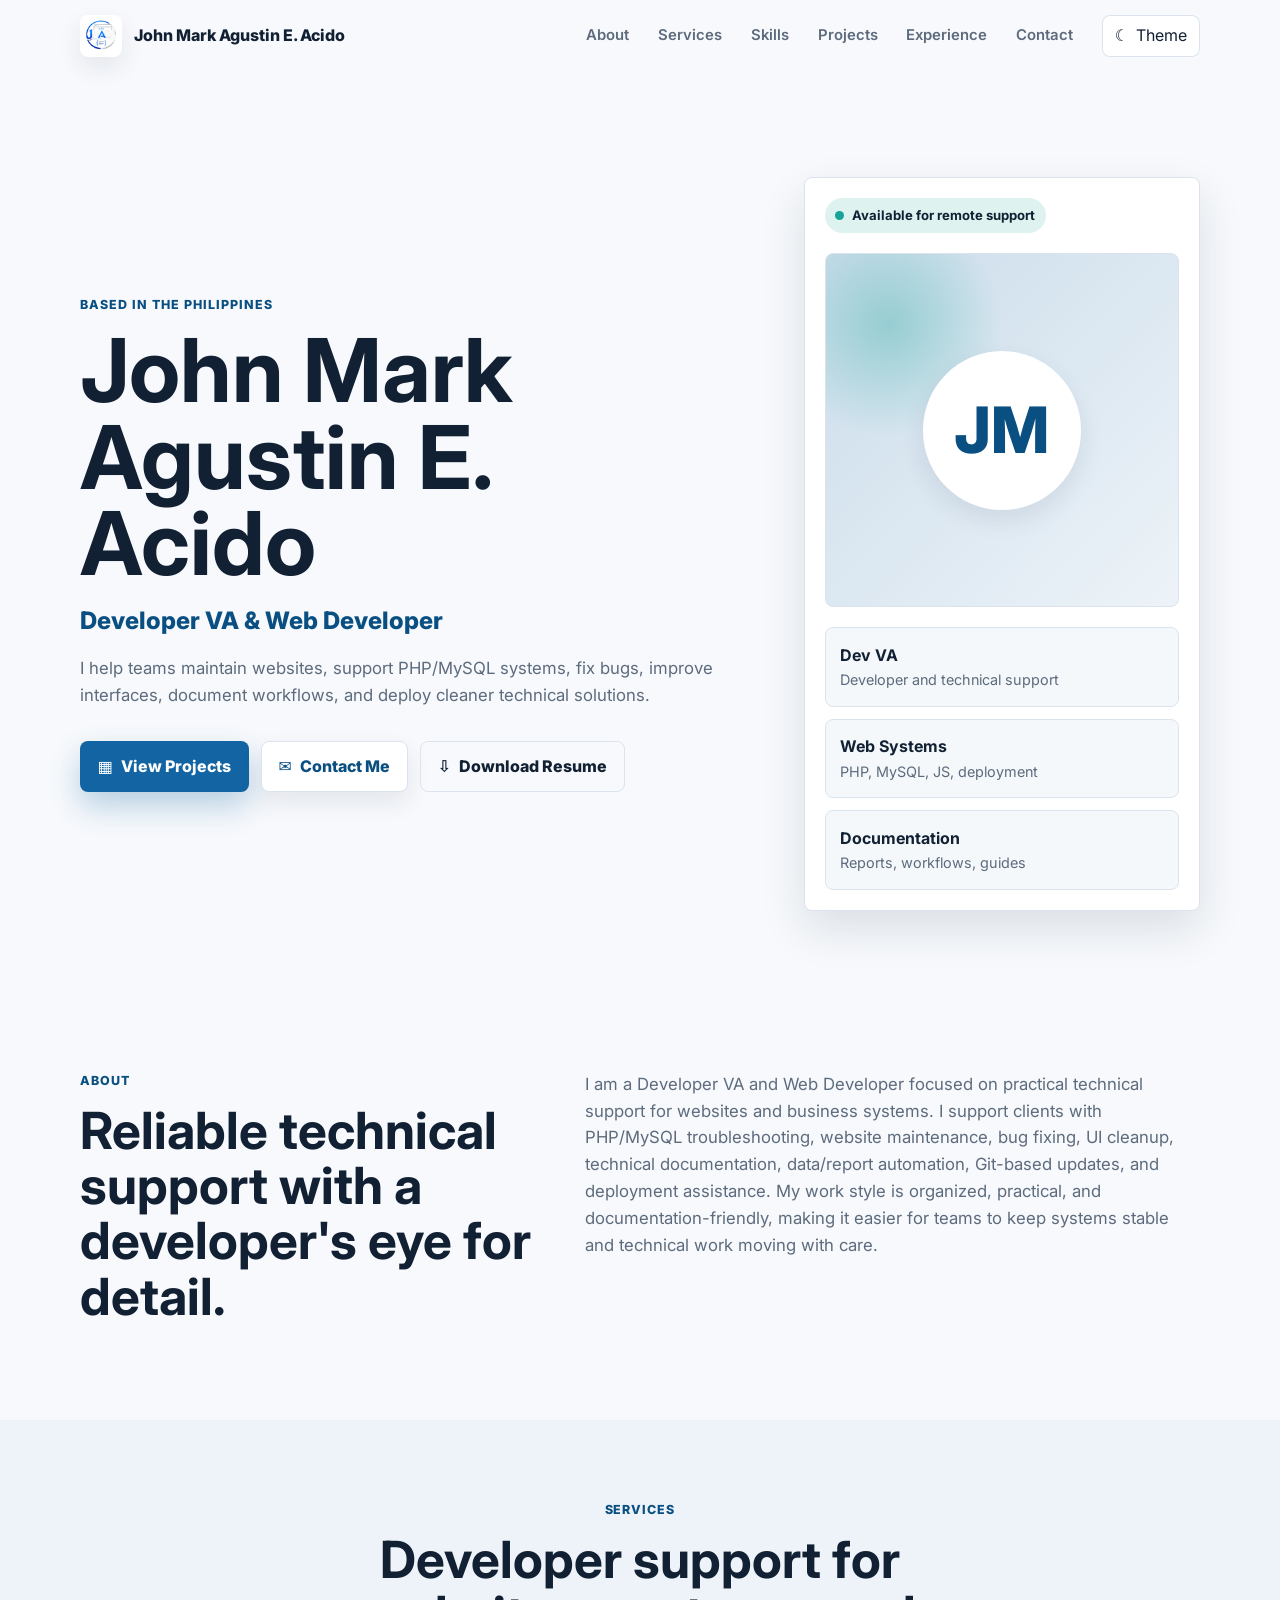
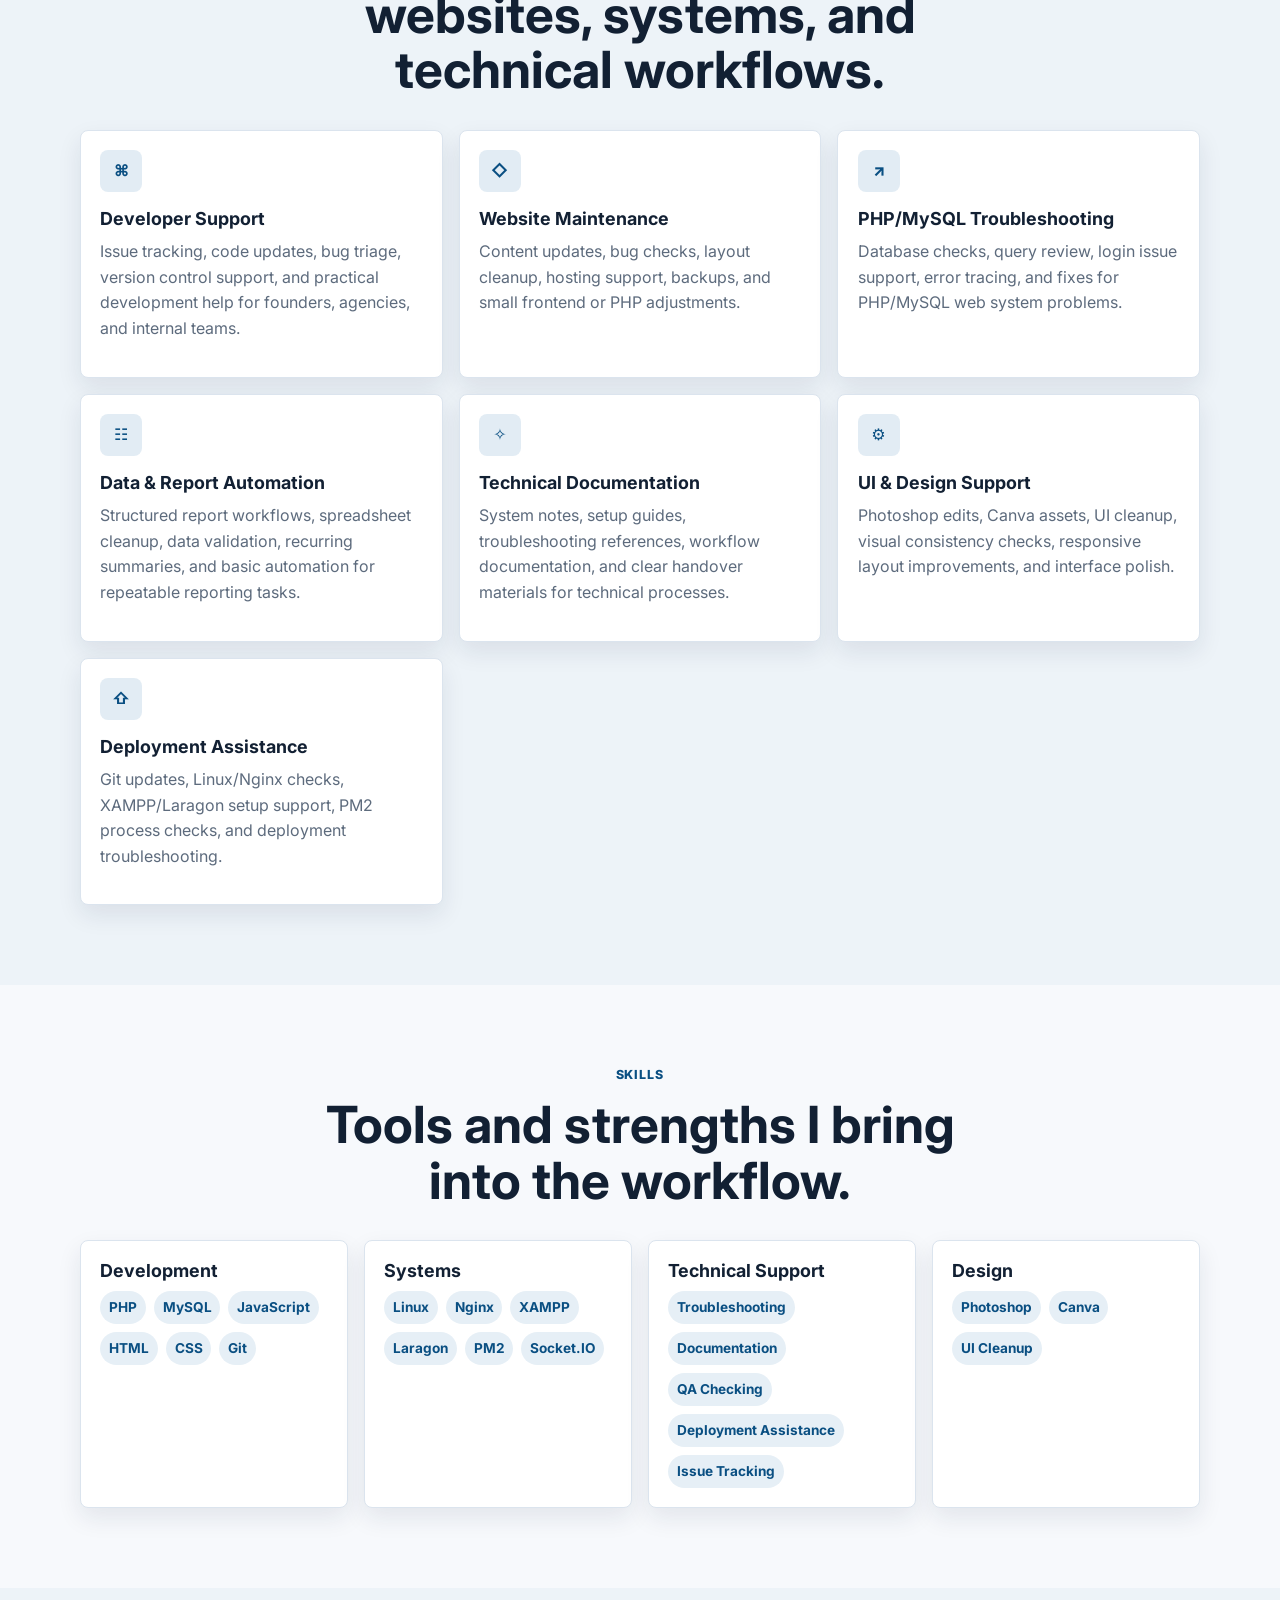
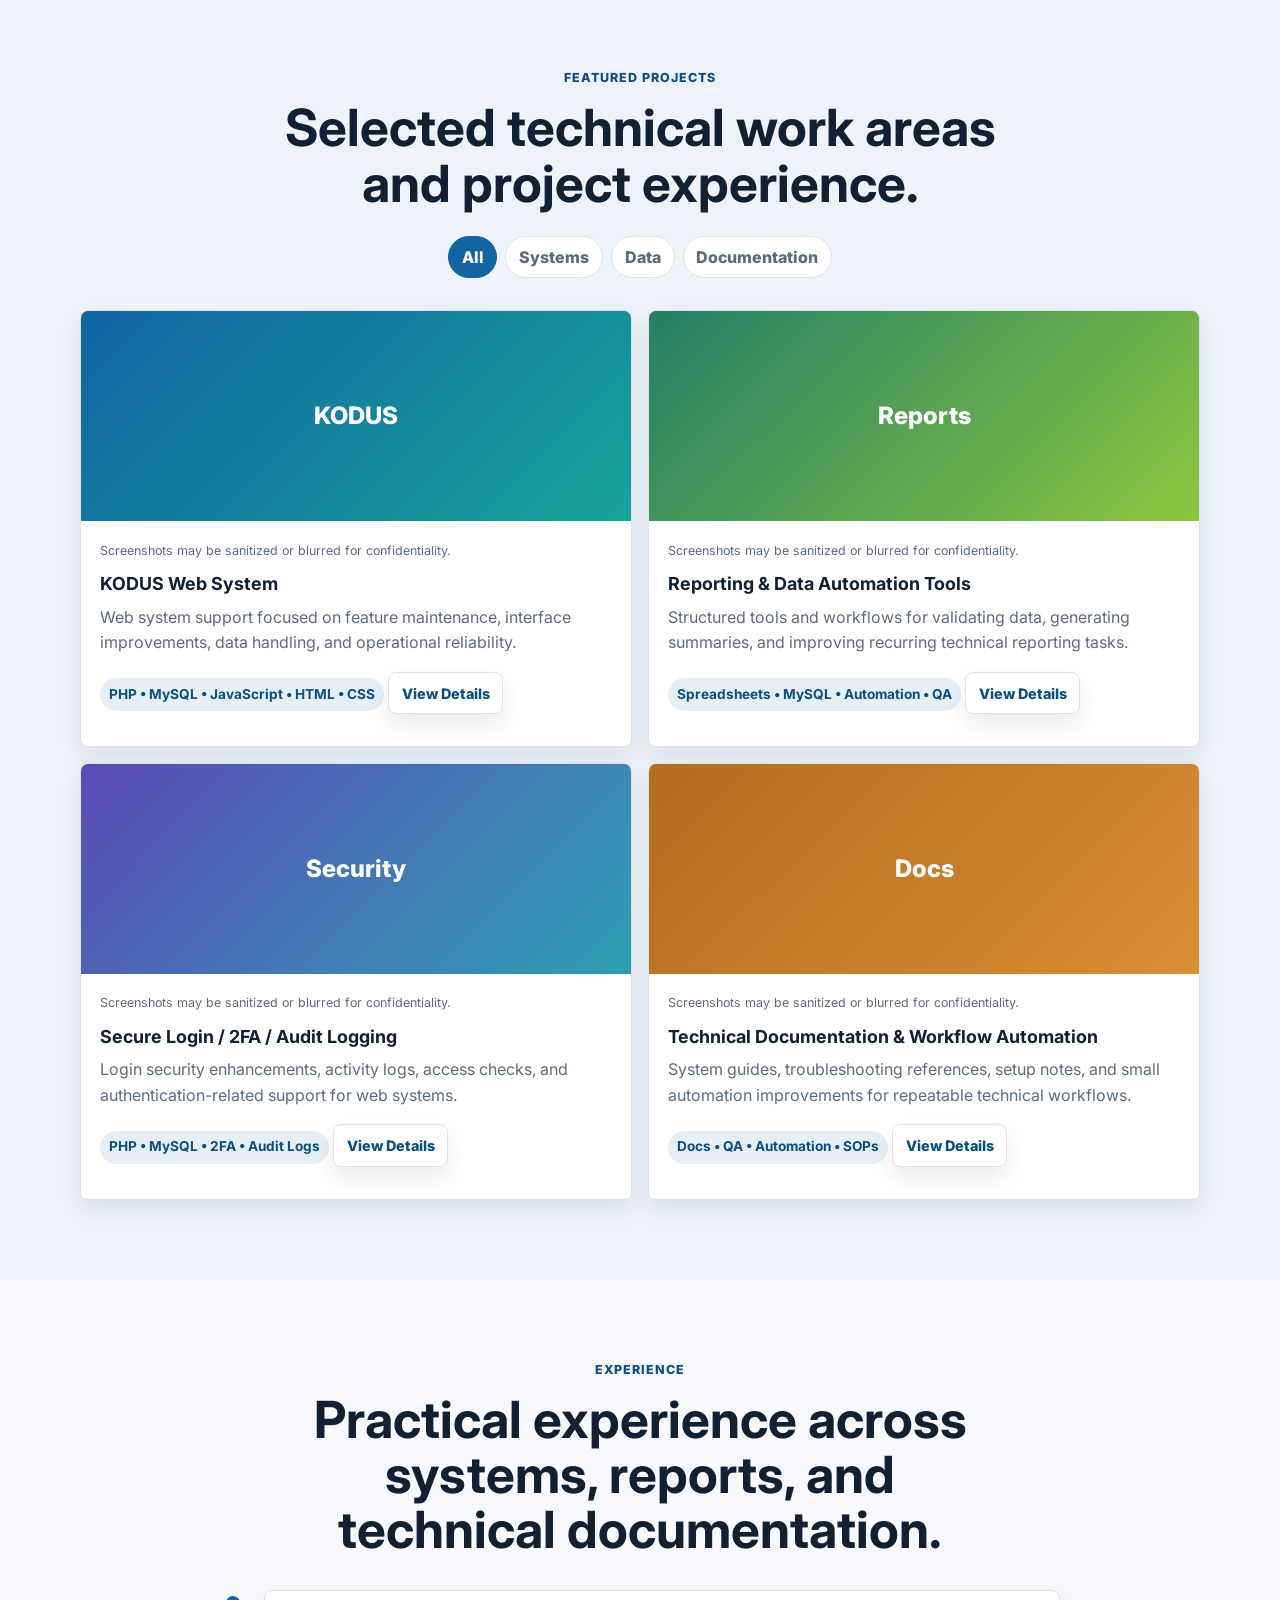
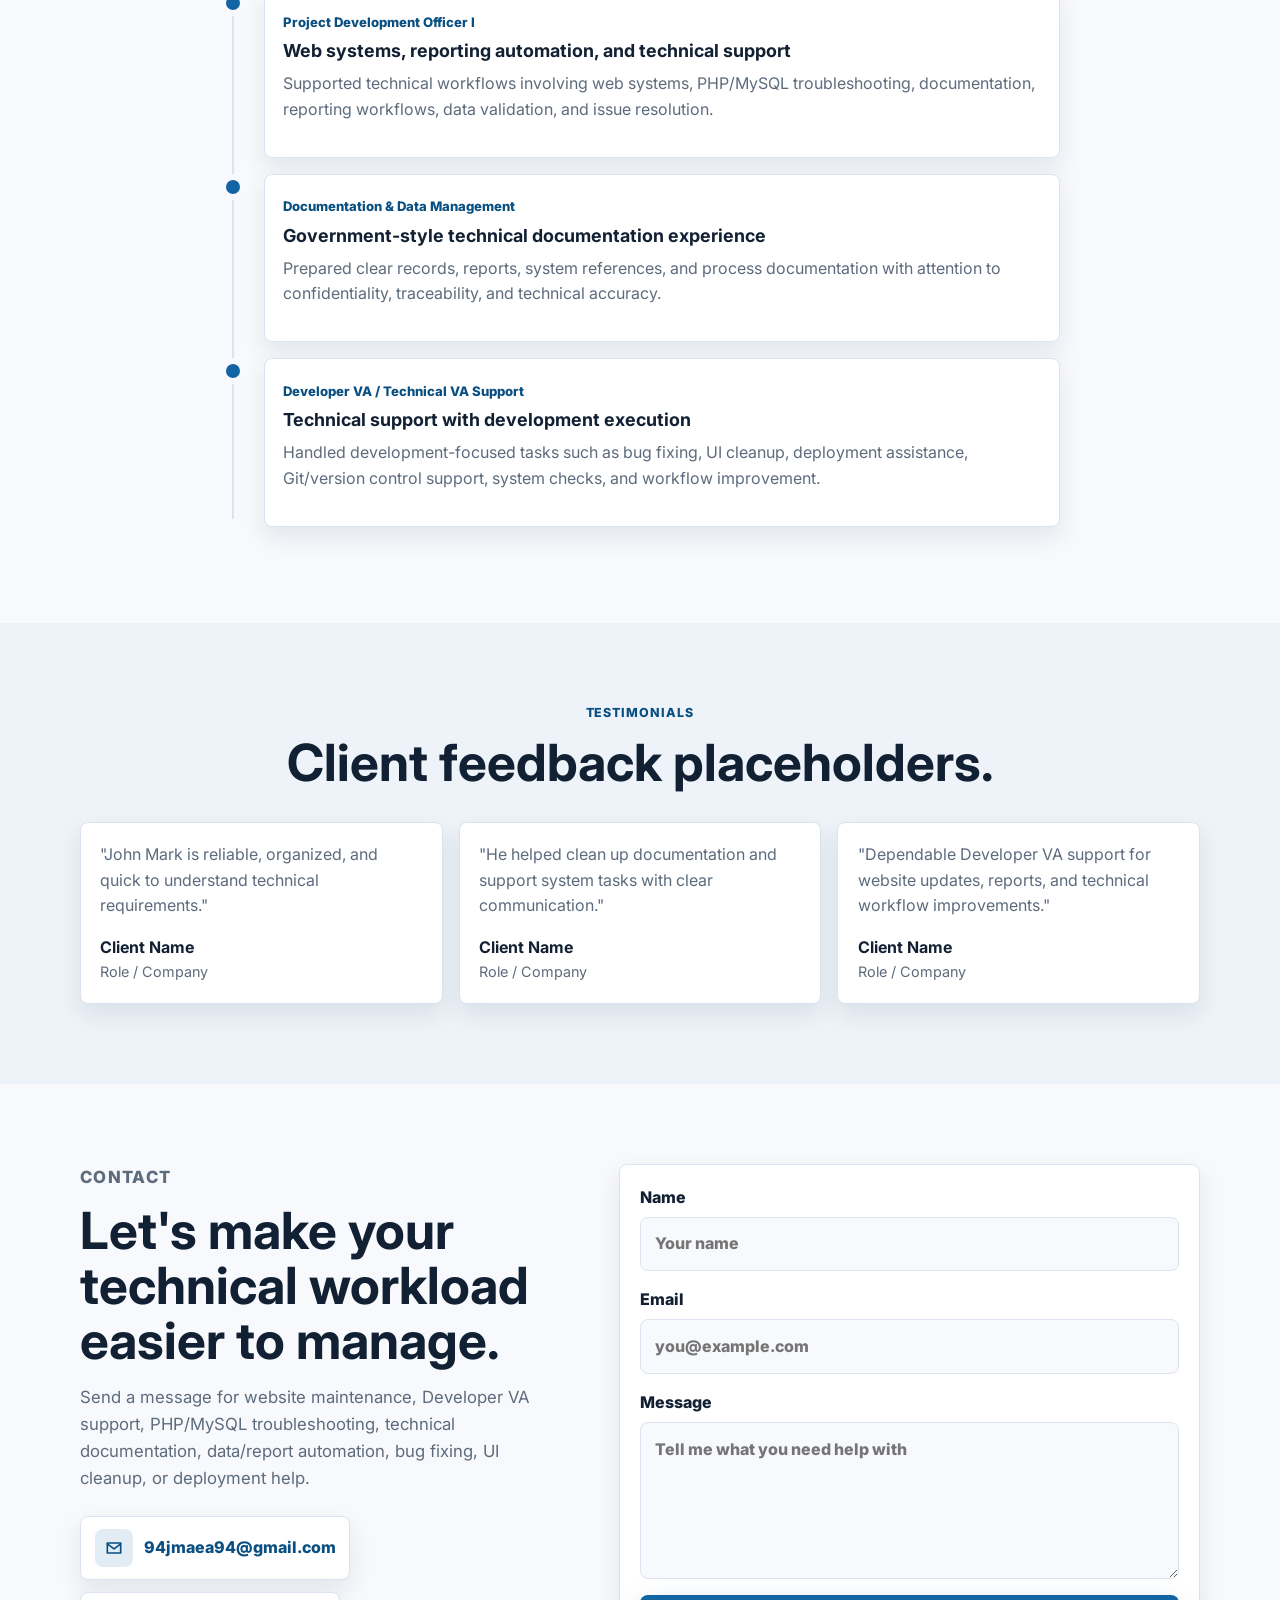
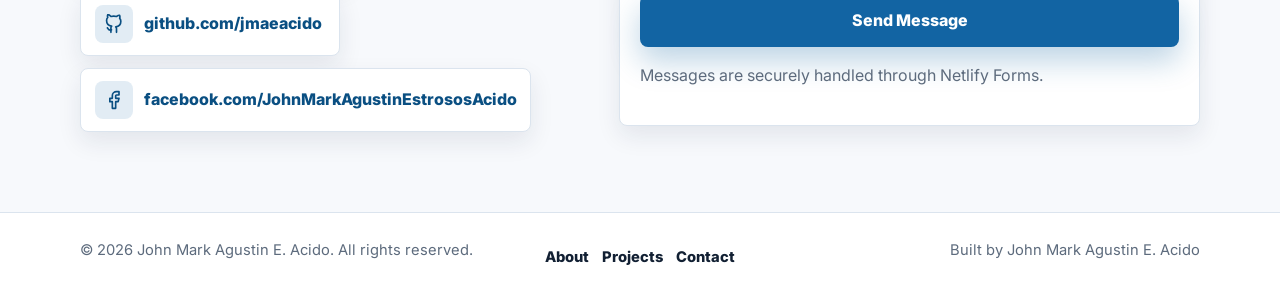
<file: index.html>
<!DOCTYPE html>
<html lang="en">
<head>
  <meta charset="UTF-8">
  <meta name="viewport" content="width=device-width, initial-scale=1.0">
  <meta name="description" content="Portfolio of John Mark Agustin E. Acido, Developer VA, Technical VA, and Web Developer from the Philippines.">
  <meta name="application-name" content="JMAEA Portfolio">
  <meta name="apple-mobile-web-app-title" content="JMAEA Portfolio">
  <meta name="theme-color" content="#0d1117">
  <meta name="msapplication-config" content="assets/img/browserconfig.xml">
  <meta property="og:title" content="John Mark Agustin E. Acido | Developer VA & Web Developer">
  <meta property="og:description" content="Developer VA, Technical VA, and Web Developer portfolio focused on PHP/MySQL support, website maintenance, bug fixing, UI cleanup, documentation, and deployment assistance.">
  <meta property="og:type" content="website">
  <meta property="og:image" content="assets/img/og-image.png">
  <meta name="twitter:card" content="summary_large_image">
  <meta name="twitter:title" content="John Mark Agustin E. Acido | Developer VA & Web Developer">
  <meta name="twitter:description" content="Developer VA, Technical VA, and Web Developer portfolio focused on practical technical support.">
  <meta name="twitter:image" content="assets/img/og-image.png">
  <title>John Mark Agustin E. Acido | Developer VA & Web Developer</title>
  <link rel="icon" href="assets/img/favicon.ico" sizes="any">
  <link rel="icon" type="image/png" sizes="16x16" href="assets/img/favicon-16x16.png">
  <link rel="icon" type="image/png" sizes="32x32" href="assets/img/favicon-32x32.png">
  <link rel="icon" type="image/png" sizes="48x48" href="assets/img/favicon-48x48.png">
  <link rel="apple-touch-icon" sizes="180x180" href="assets/img/apple-touch-icon.png">
  <link rel="manifest" href="assets/img/site.webmanifest">
  <link rel="preconnect" href="https://fonts.googleapis.com">
  <link rel="preconnect" href="https://fonts.gstatic.com" crossorigin>
  <link href="https://fonts.googleapis.com/css2?family=Inter:wght@400;500;600;700;800&display=swap" rel="stylesheet">
  <link rel="stylesheet" href="assets/css/style.css">
</head>
<body>
  <a class="skip-link" href="#main">Skip to content</a>

  <header class="site-header" data-header>
    <nav class="nav container" aria-label="Primary navigation">
      <a class="brand" href="#home" aria-label="John Mark Agustin E. Acido home">
        <span class="brand-mark"><img src="assets/img/logo-256.png" alt="" width="42" height="42"></span>
        <span class="brand-text">John Mark Agustin E. Acido</span>
      </a>

      <button class="nav-toggle" type="button" aria-label="Open navigation menu" aria-expanded="false" data-nav-toggle>
        <span></span>
        <span></span>
        <span></span>
      </button>

      <div class="nav-panel" data-nav-panel>
        <ul class="nav-links">
          <li><a href="#about" data-nav-link>About</a></li>
          <li><a href="#services" data-nav-link>Services</a></li>
          <li><a href="#skills" data-nav-link>Skills</a></li>
          <li><a href="#projects" data-nav-link>Projects</a></li>
          <li><a href="#experience" data-nav-link>Experience</a></li>
          <li><a href="#contact" data-nav-link>Contact</a></li>
        </ul>

        <button class="theme-toggle" type="button" aria-label="Switch color theme" data-theme-toggle>
          <span class="theme-icon" aria-hidden="true">☾</span>
          <span class="theme-label">Theme</span>
        </button>
      </div>
    </nav>
  </header>

  <main id="main">
    <section class="hero section" id="home">
      <div class="container hero-grid">
        <div class="hero-content reveal">
          <p class="eyebrow">Based in the Philippines</p>
          <h1>John Mark Agustin E. Acido</h1>
          <p class="role">Developer VA & Web Developer</p>
          <p class="hero-copy">I help teams maintain websites, support PHP/MySQL systems, fix bugs, improve interfaces, document workflows, and deploy cleaner technical solutions.</p>
          <div class="hero-actions">
            <a class="btn btn-primary" href="#projects">
              <span aria-hidden="true">▦</span>
              View Projects
            </a>
            <a class="btn btn-secondary" href="#contact">
              <span aria-hidden="true">✉</span>
              Contact Me
            </a>
            <a class="btn btn-ghost" href="assets/resume/John_Mark_Acido_Resume.pdf" download>
              <span aria-hidden="true">⇩</span>
              Download Resume
            </a>
          </div>
        </div>

        <aside class="hero-card reveal" aria-label="Portfolio highlights">
          <div class="status-pill">
            <span></span>
            Available for remote support
          </div>
          <div class="profile-visual" aria-hidden="true">
            <!-- Replace with a professional profile image at assets/img/profile.jpg if preferred. -->
            <span>JM</span>
          </div>
          <div class="hero-stats">
            <div>
              <strong>Dev VA</strong>
              <span>Developer and technical support</span>
            </div>
            <div>
              <strong>Web Systems</strong>
              <span>PHP, MySQL, JS, deployment</span>
            </div>
            <div>
              <strong>Documentation</strong>
              <span>Reports, workflows, guides</span>
            </div>
          </div>
        </aside>
      </div>
    </section>

    <section class="section" id="about">
      <div class="container split-section">
        <div class="section-heading reveal">
          <p class="eyebrow">About</p>
          <h2>Reliable technical support with a developer's eye for detail.</h2>
        </div>
        <div class="section-copy reveal">
          <p>I am a Developer VA and Web Developer focused on practical technical support for websites and business systems. I support clients with PHP/MySQL troubleshooting, website maintenance, bug fixing, UI cleanup, technical documentation, data/report automation, Git-based updates, and deployment assistance. My work style is organized, practical, and documentation-friendly, making it easier for teams to keep systems stable and technical work moving with care.</p>
        </div>
      </div>
    </section>

    <section class="section tinted" id="services">
      <div class="container">
        <div class="section-heading centered reveal">
          <p class="eyebrow">Services</p>
          <h2>Developer support for websites, systems, and technical workflows.</h2>
        </div>
        <div class="card-grid services-grid">
          <article class="service-card reveal">
            <span class="card-icon">⌘</span>
            <h3>Developer Support</h3>
            <p>Issue tracking, code updates, bug triage, version control support, and practical development help for founders, agencies, and internal teams.</p>
          </article>
          <article class="service-card reveal">
            <span class="card-icon">◇</span>
            <h3>Website Maintenance</h3>
            <p>Content updates, bug checks, layout cleanup, hosting support, backups, and small frontend or PHP adjustments.</p>
          </article>
          <article class="service-card reveal">
            <span class="card-icon">↗</span>
            <h3>PHP/MySQL Troubleshooting</h3>
            <p>Database checks, query review, login issue support, error tracing, and fixes for PHP/MySQL web system problems.</p>
          </article>
          <article class="service-card reveal">
            <span class="card-icon">☷</span>
            <h3>Data & Report Automation</h3>
            <p>Structured report workflows, spreadsheet cleanup, data validation, recurring summaries, and basic automation for repeatable reporting tasks.</p>
          </article>
          <article class="service-card reveal">
            <span class="card-icon">✧</span>
            <h3>Technical Documentation</h3>
            <p>System notes, setup guides, troubleshooting references, workflow documentation, and clear handover materials for technical processes.</p>
          </article>
          <article class="service-card reveal">
            <span class="card-icon">⚙</span>
            <h3>UI & Design Support</h3>
            <p>Photoshop edits, Canva assets, UI cleanup, visual consistency checks, responsive layout improvements, and interface polish.</p>
          </article>
          <article class="service-card reveal">
            <span class="card-icon">⇧</span>
            <h3>Deployment Assistance</h3>
            <p>Git updates, Linux/Nginx checks, XAMPP/Laragon setup support, PM2 process checks, and deployment troubleshooting.</p>
          </article>
        </div>
      </div>
    </section>

    <section class="section" id="skills">
      <div class="container">
        <div class="section-heading centered reveal">
          <p class="eyebrow">Skills</p>
          <h2>Tools and strengths I bring into the workflow.</h2>
        </div>
        <div class="skills-grid">
          <article class="skill-group reveal">
            <h3>Development</h3>
            <div class="tags">
              <span>PHP</span><span>MySQL</span><span>JavaScript</span><span>HTML</span><span>CSS</span><span>Git</span>
            </div>
          </article>
          <article class="skill-group reveal">
            <h3>Systems</h3>
            <div class="tags">
              <span>Linux</span><span>Nginx</span><span>XAMPP</span><span>Laragon</span><span>PM2</span><span>Socket.IO</span>
            </div>
          </article>
          <article class="skill-group reveal">
            <h3>Technical Support</h3>
            <div class="tags">
              <span>Troubleshooting</span><span>Documentation</span><span>QA Checking</span><span>Deployment Assistance</span><span>Issue Tracking</span>
            </div>
          </article>
          <article class="skill-group reveal">
            <h3>Design</h3>
            <div class="tags">
              <span>Photoshop</span><span>Canva</span><span>UI Cleanup</span>
            </div>
          </article>
        </div>
      </div>
    </section>

    <section class="section tinted" id="projects">
      <div class="container">
        <div class="section-heading centered reveal">
          <p class="eyebrow">Featured Projects</p>
          <h2>Selected technical work areas and project experience.</h2>
        </div>

        <div class="filter-controls reveal" aria-label="Filter projects">
          <button class="filter-btn active" type="button" data-filter="all">All</button>
          <button class="filter-btn" type="button" data-filter="systems">Systems</button>
          <button class="filter-btn" type="button" data-filter="data">Data</button>
          <button class="filter-btn" type="button" data-filter="documentation">Documentation</button>
        </div>

        <div class="project-grid">
          <article class="project-card reveal" data-category="systems">
            <div class="project-image placeholder-blue">
              <!-- Replace with sanitized or blurred screenshot: assets/img/kodus-system.jpg -->
              <span>KODUS</span>
            </div>
            <div class="project-body">
              <p class="confidential-note">Screenshots may be sanitized or blurred for confidentiality.</p>
              <h3>KODUS Web System</h3>
              <p>Web system support focused on feature maintenance, interface improvements, data handling, and operational reliability.</p>
              <div class="project-stack">PHP • MySQL • JavaScript • HTML • CSS</div>
              <button class="btn btn-small btn-secondary" type="button" data-project-open="KODUS Web System">View Details</button>
            </div>
          </article>

          <article class="project-card reveal" data-category="data">
            <div class="project-image placeholder-green">
              <!-- Replace with sanitized reporting screenshot: assets/img/reporting-tools.jpg -->
              <span>Reports</span>
            </div>
            <div class="project-body">
              <p class="confidential-note">Screenshots may be sanitized or blurred for confidentiality.</p>
              <h3>Reporting & Data Automation Tools</h3>
              <p>Structured tools and workflows for validating data, generating summaries, and improving recurring technical reporting tasks.</p>
              <div class="project-stack">Spreadsheets • MySQL • Automation • QA</div>
              <button class="btn btn-small btn-secondary" type="button" data-project-open="Reporting & Data Automation Tools">View Details</button>
            </div>
          </article>

          <article class="project-card reveal" data-category="systems">
            <div class="project-image placeholder-purple">
              <!-- Replace with sanitized security feature screenshot: assets/img/secure-login.jpg -->
              <span>Security</span>
            </div>
            <div class="project-body">
              <p class="confidential-note">Screenshots may be sanitized or blurred for confidentiality.</p>
              <h3>Secure Login / 2FA / Audit Logging</h3>
              <p>Login security enhancements, activity logs, access checks, and authentication-related support for web systems.</p>
              <div class="project-stack">PHP • MySQL • 2FA • Audit Logs</div>
              <button class="btn btn-small btn-secondary" type="button" data-project-open="Secure Login / 2FA / Audit Logging">View Details</button>
            </div>
          </article>

          <article class="project-card reveal" data-category="documentation">
            <div class="project-image placeholder-orange">
              <!-- Replace with sanitized workflow image: assets/img/workflow-automation.jpg -->
              <span>Docs</span>
            </div>
            <div class="project-body">
              <p class="confidential-note">Screenshots may be sanitized or blurred for confidentiality.</p>
              <h3>Technical Documentation & Workflow Automation</h3>
              <p>System guides, troubleshooting references, setup notes, and small automation improvements for repeatable technical workflows.</p>
              <div class="project-stack">Docs • QA • Automation • SOPs</div>
              <button class="btn btn-small btn-secondary" type="button" data-project-open="Technical Documentation & Workflow Automation">View Details</button>
            </div>
          </article>
        </div>
      </div>
    </section>

    <section class="section" id="experience">
      <div class="container">
        <div class="section-heading centered reveal">
          <p class="eyebrow">Experience</p>
          <h2>Practical experience across systems, reports, and technical documentation.</h2>
        </div>
        <div class="timeline">
          <article class="timeline-item reveal">
            <div class="timeline-dot"></div>
            <div class="timeline-content">
              <span class="timeline-label">Project Development Officer I</span>
              <h3>Web systems, reporting automation, and technical support</h3>
              <p>Supported technical workflows involving web systems, PHP/MySQL troubleshooting, documentation, reporting workflows, data validation, and issue resolution.</p>
            </div>
          </article>
          <article class="timeline-item reveal">
            <div class="timeline-dot"></div>
            <div class="timeline-content">
              <span class="timeline-label">Documentation & Data Management</span>
              <h3>Government-style technical documentation experience</h3>
              <p>Prepared clear records, reports, system references, and process documentation with attention to confidentiality, traceability, and technical accuracy.</p>
            </div>
          </article>
          <article class="timeline-item reveal">
            <div class="timeline-dot"></div>
            <div class="timeline-content">
              <span class="timeline-label">Developer VA / Technical VA Support</span>
              <h3>Technical support with development execution</h3>
              <p>Handled development-focused tasks such as bug fixing, UI cleanup, deployment assistance, Git/version control support, system checks, and workflow improvement.</p>
            </div>
          </article>
        </div>
      </div>
    </section>

    <section class="section tinted" id="testimonials">
      <div class="container">
        <div class="section-heading centered reveal">
          <p class="eyebrow">Testimonials</p>
          <h2>Client feedback placeholders.</h2>
        </div>
        <div class="testimonial-grid">
          <article class="testimonial-card reveal">
            <p>"John Mark is reliable, organized, and quick to understand technical requirements."</p>
            <strong>Client Name</strong>
            <span>Role / Company</span>
          </article>
          <article class="testimonial-card reveal">
            <p>"He helped clean up documentation and support system tasks with clear communication."</p>
            <strong>Client Name</strong>
            <span>Role / Company</span>
          </article>
          <article class="testimonial-card reveal">
            <p>"Dependable Developer VA support for website updates, reports, and technical workflow improvements."</p>
            <strong>Client Name</strong>
            <span>Role / Company</span>
          </article>
        </div>
      </div>
    </section>

    <section class="section" id="contact">
      <div class="container contact-grid">
        <div class="contact-info reveal">
          <p class="eyebrow">Contact</p>
          <h2>Let's make your technical workload easier to manage.</h2>
          <p>Send a message for website maintenance, Developer VA support, PHP/MySQL troubleshooting, technical documentation, data/report automation, bug fixing, UI cleanup, or deployment help.</p>
          <div class="contact-links">
            <a class="contact-link" href="mailto:94jmaea94@gmail.com" aria-label="Email John Mark Acido">
              <span class="contact-icon" aria-hidden="true">
                <svg viewBox="0 0 24 24" focusable="false">
                  <path d="M4 6h16v12H4z"></path>
                  <path d="m4 7 8 6 8-6"></path>
                </svg>
              </span>
              <span>94jmaea94@gmail.com</span>
            </a>
            <a class="contact-link" href="https://github.com/jmaeacido" target="_blank" rel="noopener" aria-label="Visit John Mark Acido on GitHub">
              <span class="contact-icon" aria-hidden="true">
                <svg viewBox="0 0 24 24" focusable="false">
                  <path d="M9 19c-4 1.5-4-2-5-2.5"></path>
                  <path d="M15 22v-3.9a3.4 3.4 0 0 0-.9-2.6c3-.3 6.1-1.5 6.1-6.7a5.2 5.2 0 0 0-1.4-3.6 4.8 4.8 0 0 0-.1-3.6s-1.1-.3-3.7 1.4a12.9 12.9 0 0 0-6.7 0C5.7.3 4.6.6 4.6.6a4.8 4.8 0 0 0-.1 3.6 5.2 5.2 0 0 0-1.4 3.6c0 5.2 3.1 6.4 6.1 6.7a3.4 3.4 0 0 0-.9 2.6V22"></path>
                </svg>
              </span>
              <span>github.com/jmaeacido</span>
            </a>
            <!-- LinkedIn is temporarily hidden while the account is being recovered. -->
            <a class="contact-link" href="https://www.facebook.com/JohnMarkAgustinEstrososAcido" target="_blank" rel="noopener" aria-label="Visit John Mark Acido on Facebook">
              <span class="contact-icon" aria-hidden="true">
                <svg viewBox="0 0 24 24" focusable="false">
                  <path d="M18 2h-3a5 5 0 0 0-5 5v3H7v4h3v8h4v-8h3l1-4h-4V7a1 1 0 0 1 1-1h3z"></path>
                </svg>
              </span>
              <span>facebook.com/JohnMarkAgustinEstrososAcido</span>
            </a>
          </div>
        </div>

        <form class="contact-form reveal" name="contact" method="POST" action="/" netlify data-netlify="true" netlify-honeypot="bot-field" data-netlify-honeypot="bot-field" novalidate data-contact-form>
          <input type="hidden" name="form-name" value="contact">
          <p class="hidden-field" aria-hidden="true">
            <label>Do not fill this out if you are human: <input name="bot-field" tabindex="-1" autocomplete="off"></label>
          </p>
          <label>
            Name
            <input type="text" name="name" placeholder="Your name" required>
            <span class="field-error">Please enter your name.</span>
          </label>
          <label>
            Email
            <input type="email" name="email" placeholder="you@example.com" required>
            <span class="field-error">Please enter a valid email.</span>
          </label>
          <label>
            Message
            <textarea name="message" rows="5" placeholder="Tell me what you need help with" required></textarea>
            <span class="field-error">Please enter a short message.</span>
          </label>
          <button class="btn btn-primary" type="submit">Send Message</button>
          <p class="form-note" data-form-note>Messages are securely handled through Netlify Forms.</p>
        </form>
      </div>
    </section>
  </main>

  <footer class="site-footer">
    <div class="container footer-grid">
      <p>© <span data-year></span> John Mark Agustin E. Acido. All rights reserved.</p>
      <div class="footer-links">
        <a href="#about">About</a>
        <a href="#projects">Projects</a>
        <a href="#contact">Contact</a>
      </div>
      <p>Built by John Mark Agustin E. Acido</p>
    </div>
  </footer>

  <dialog class="project-modal" data-project-modal>
    <button class="modal-close" type="button" aria-label="Close project details" data-modal-close>×</button>
    <h2 data-modal-title>Project Details</h2>
    <p>This project can be expanded with sanitized screenshots, measurable outcomes, and a short case study while keeping confidential information private.</p>
  </dialog>

  <script src="assets/js/main.js"></script>
</body>
</html>
</file>
<file: assets/css/style.css>
:root {
  color-scheme: light;
  --bg: #f7f9fc;
  --surface: #ffffff;
  --surface-soft: #edf3f8;
  --text: #122033;
  --muted: #5d6b7d;
  --border: #dbe4ee;
  --primary: #1264a3;
  --primary-dark: #0a4f82;
  --accent: #17a398;
  --warning: #d9852b;
  --shadow: 0 18px 45px rgba(19, 38, 61, 0.12);
  --shadow-soft: 0 10px 25px rgba(19, 38, 61, 0.09);
  --radius: 8px;
  --container: 1120px;
}

[data-theme="dark"] {
  color-scheme: dark;
  --bg: #09111c;
  --surface: #111c2b;
  --surface-soft: #15263a;
  --text: #eef5ff;
  --muted: #aab8c9;
  --border: #284057;
  --primary: #55a7df;
  --primary-dark: #86c7f0;
  --accent: #49c7b8;
  --warning: #f2ad61;
  --shadow: 0 18px 45px rgba(0, 0, 0, 0.32);
  --shadow-soft: 0 10px 25px rgba(0, 0, 0, 0.24);
}

* {
  box-sizing: border-box;
}

html {
  scroll-behavior: smooth;
}

body {
  margin: 0;
  font-family: "Inter", system-ui, -apple-system, BlinkMacSystemFont, "Segoe UI", sans-serif;
  background: var(--bg);
  color: var(--text);
  line-height: 1.6;
}

body.nav-open {
  overflow: hidden;
}

a {
  color: inherit;
  text-decoration: none;
}

img {
  max-width: 100%;
  display: block;
}

button,
input,
textarea {
  font: inherit;
}

.skip-link {
  position: fixed;
  top: 10px;
  left: 10px;
  z-index: 999;
  transform: translateY(-140%);
  background: var(--text);
  color: var(--bg);
  padding: 0.65rem 1rem;
  border-radius: var(--radius);
}

.skip-link:focus {
  transform: translateY(0);
}

.container {
  width: min(100% - 2rem, var(--container));
  margin-inline: auto;
}

.section {
  padding: 5rem 0;
  scroll-margin-top: 5rem;
}

.tinted {
  background: var(--surface-soft);
}

.site-header {
  position: sticky;
  top: 0;
  z-index: 100;
  background: color-mix(in srgb, var(--bg) 88%, transparent);
  border-bottom: 1px solid transparent;
  backdrop-filter: blur(18px);
}

.site-header.scrolled {
  border-color: var(--border);
  box-shadow: 0 8px 24px rgba(13, 27, 42, 0.06);
}

.nav {
  min-height: 72px;
  display: flex;
  align-items: center;
  justify-content: space-between;
  gap: 1rem;
}

.brand,
.nav-panel,
.nav-links,
.hero-actions,
.filter-controls,
.footer-links {
  display: flex;
  align-items: center;
}

.brand {
  gap: 0.75rem;
  font-weight: 800;
}

.brand-mark {
  width: 42px;
  height: 42px;
  border-radius: var(--radius);
  display: grid;
  place-items: center;
  background: var(--surface);
  color: #ffffff;
  overflow: hidden;
  box-shadow: var(--shadow-soft);
}

.brand-mark img {
  width: 100%;
  height: 100%;
  object-fit: cover;
}

.nav-panel {
  gap: 1rem;
}

.nav-links {
  list-style: none;
  padding: 0;
  margin: 0;
  gap: 0.2rem;
}

.nav-links a {
  display: inline-flex;
  padding: 0.65rem 0.8rem;
  color: var(--muted);
  border-radius: var(--radius);
  font-weight: 600;
  font-size: 0.93rem;
}

.nav-links a:hover,
.nav-links a.active {
  color: var(--primary-dark);
  background: color-mix(in srgb, var(--primary) 10%, transparent);
}

.theme-toggle,
.nav-toggle,
.filter-btn,
.modal-close {
  border: 0;
  cursor: pointer;
}

.theme-toggle {
  display: inline-flex;
  align-items: center;
  gap: 0.45rem;
  min-height: 42px;
  padding: 0 0.8rem;
  border-radius: var(--radius);
  background: var(--surface);
  color: var(--text);
  box-shadow: inset 0 0 0 1px var(--border);
}

.nav-toggle {
  display: none;
  width: 44px;
  height: 44px;
  border-radius: var(--radius);
  background: var(--surface);
  box-shadow: inset 0 0 0 1px var(--border);
}

.nav-toggle span {
  display: block;
  width: 20px;
  height: 2px;
  margin: 4px auto;
  background: var(--text);
}

.hero {
  padding-top: 6.5rem;
  min-height: calc(100svh - 72px);
  display: grid;
  align-items: center;
}

.hero-grid {
  display: grid;
  grid-template-columns: minmax(0, 1.25fr) minmax(320px, 0.75fr);
  gap: clamp(2rem, 5vw, 4rem);
  align-items: center;
}

.eyebrow {
  margin: 0 0 0.75rem;
  color: var(--primary-dark);
  font-weight: 800;
  text-transform: uppercase;
  letter-spacing: 0.08em;
  font-size: 0.78rem;
}

h1,
h2,
h3,
p {
  margin-top: 0;
}

h1 {
  margin-bottom: 1rem;
  max-width: 780px;
  font-size: clamp(2.5rem, 8vw, 5.5rem);
  line-height: 0.98;
}

h2 {
  font-size: clamp(2rem, 5vw, 3.2rem);
  line-height: 1.08;
  margin-bottom: 1rem;
}

h3 {
  font-size: 1.12rem;
  line-height: 1.25;
  margin-bottom: 0.55rem;
}

.role {
  font-size: clamp(1.1rem, 3vw, 1.5rem);
  color: var(--primary-dark);
  font-weight: 800;
  margin-bottom: 0.9rem;
}

.hero-copy,
.section-copy p,
.contact-info p {
  color: var(--muted);
  font-size: 1.05rem;
}

.hero-copy {
  max-width: 650px;
}

.hero-actions {
  flex-wrap: wrap;
  gap: 0.75rem;
  margin-top: 2rem;
}

.btn {
  min-height: 46px;
  display: inline-flex;
  align-items: center;
  justify-content: center;
  gap: 0.5rem;
  padding: 0.75rem 1.05rem;
  border-radius: var(--radius);
  border: 1px solid transparent;
  font-weight: 800;
  transition: transform 180ms ease, box-shadow 180ms ease, background 180ms ease;
}

.btn:hover {
  transform: translateY(-2px);
}

.btn:disabled {
  cursor: not-allowed;
  opacity: 0.7;
  transform: none;
}

.btn-primary {
  background: var(--primary);
  color: #ffffff;
  box-shadow: 0 14px 30px color-mix(in srgb, var(--primary) 28%, transparent);
}

.btn-secondary {
  background: var(--surface);
  color: var(--primary-dark);
  border-color: var(--border);
  box-shadow: var(--shadow-soft);
}

.btn-ghost {
  color: var(--text);
  border-color: var(--border);
}

.btn-small {
  min-height: 40px;
  padding: 0.55rem 0.8rem;
  font-size: 0.9rem;
}

.hero-card,
.service-card,
.skill-group,
.project-card,
.timeline-content,
.testimonial-card,
.contact-form {
  background: var(--surface);
  border: 1px solid var(--border);
  border-radius: var(--radius);
  box-shadow: var(--shadow-soft);
}

.hero-card {
  padding: 1.25rem;
  box-shadow: var(--shadow);
}

.status-pill {
  display: inline-flex;
  align-items: center;
  gap: 0.5rem;
  padding: 0.45rem 0.65rem;
  border-radius: 999px;
  background: color-mix(in srgb, var(--accent) 14%, transparent);
  color: var(--text);
  font-weight: 700;
  font-size: 0.82rem;
}

.status-pill span {
  width: 9px;
  height: 9px;
  border-radius: 50%;
  background: var(--accent);
}

.profile-visual {
  aspect-ratio: 1;
  margin: 1.25rem 0;
  border-radius: var(--radius);
  display: grid;
  place-items: center;
  background:
    radial-gradient(circle at 18% 20%, color-mix(in srgb, var(--accent) 32%, transparent), transparent 28%),
    linear-gradient(135deg, color-mix(in srgb, var(--primary) 22%, var(--surface)), var(--surface-soft));
  border: 1px solid var(--border);
}

.profile-visual span {
  width: 45%;
  aspect-ratio: 1;
  border-radius: 50%;
  display: grid;
  place-items: center;
  background: var(--surface);
  color: var(--primary-dark);
  font-size: clamp(2.5rem, 8vw, 4rem);
  font-weight: 800;
  box-shadow: var(--shadow-soft);
}

.hero-stats {
  display: grid;
  gap: 0.75rem;
}

.hero-stats div {
  padding: 0.9rem;
  border: 1px solid var(--border);
  border-radius: var(--radius);
  background: color-mix(in srgb, var(--surface-soft) 58%, transparent);
}

.hero-stats strong,
.hero-stats span {
  display: block;
}

.hero-stats span {
  color: var(--muted);
  font-size: 0.9rem;
}

.split-section {
  display: grid;
  grid-template-columns: 0.85fr 1.15fr;
  gap: clamp(1.5rem, 4vw, 4rem);
  align-items: start;
}

.section-heading {
  max-width: 720px;
}

.centered {
  text-align: center;
  margin-inline: auto;
}

.card-grid,
.skills-grid,
.project-grid,
.testimonial-grid {
  display: grid;
  gap: 1rem;
  margin-top: 2rem;
}

.services-grid {
  grid-template-columns: repeat(3, minmax(0, 1fr));
}

.service-card,
.skill-group,
.testimonial-card {
  padding: 1.2rem;
}

.service-card p,
.skill-group p,
.project-card p,
.timeline-content p,
.testimonial-card p,
.form-note {
  color: var(--muted);
}

.card-icon {
  width: 42px;
  height: 42px;
  display: grid;
  place-items: center;
  border-radius: var(--radius);
  background: color-mix(in srgb, var(--primary) 12%, transparent);
  color: var(--primary-dark);
  font-weight: 800;
  margin-bottom: 1rem;
}

.skills-grid {
  grid-template-columns: repeat(4, minmax(0, 1fr));
}

.tags {
  display: flex;
  flex-wrap: wrap;
  gap: 0.5rem;
}

.tags span,
.project-stack {
  display: inline-flex;
  align-items: center;
  min-height: 30px;
  padding: 0.35rem 0.55rem;
  border-radius: 999px;
  background: color-mix(in srgb, var(--primary) 10%, transparent);
  color: var(--primary-dark);
  font-size: 0.85rem;
  font-weight: 700;
}

.filter-controls {
  justify-content: center;
  flex-wrap: wrap;
  gap: 0.5rem;
  margin-top: 1.6rem;
}

.filter-btn {
  min-height: 38px;
  padding: 0.45rem 0.8rem;
  border-radius: 999px;
  background: var(--surface);
  color: var(--muted);
  border: 1px solid var(--border);
  font-weight: 800;
}

.filter-btn.active {
  background: var(--primary);
  color: #ffffff;
  border-color: var(--primary);
}

.project-grid {
  grid-template-columns: repeat(2, minmax(0, 1fr));
}

.project-card {
  overflow: hidden;
}

.project-card.hidden {
  display: none;
}

.project-image {
  min-height: 210px;
  display: grid;
  place-items: center;
  color: #ffffff;
  font-weight: 800;
  font-size: 1.5rem;
}

.placeholder-blue {
  background: linear-gradient(135deg, #1264a3, #17a398);
}

.placeholder-green {
  background: linear-gradient(135deg, #247f67, #8cc63f);
}

.placeholder-purple {
  background: linear-gradient(135deg, #5b4bb7, #2f9fb3);
}

.placeholder-orange {
  background: linear-gradient(135deg, #b36b21, #d98f34);
}

.project-body {
  padding: 1.2rem;
}

.confidential-note {
  font-size: 0.78rem;
  margin-bottom: 0.8rem;
}

.project-stack {
  margin: 0.35rem 0 1rem;
}

.timeline {
  position: relative;
  max-width: 840px;
  margin: 2rem auto 0;
}

.timeline::before {
  content: "";
  position: absolute;
  top: 0.5rem;
  bottom: 0.5rem;
  left: 12px;
  width: 2px;
  background: var(--border);
}

.timeline-item {
  position: relative;
  display: grid;
  grid-template-columns: 28px 1fr;
  gap: 1rem;
  margin-bottom: 1rem;
}

.timeline-dot {
  position: relative;
  z-index: 1;
  width: 26px;
  height: 26px;
  border: 6px solid var(--bg);
  border-radius: 50%;
  background: var(--primary);
}

.timeline-content {
  padding: 1.15rem;
}

.timeline-label {
  display: inline-flex;
  color: var(--primary-dark);
  font-weight: 800;
  font-size: 0.82rem;
  margin-bottom: 0.45rem;
}

.testimonial-grid {
  grid-template-columns: repeat(3, minmax(0, 1fr));
}

.testimonial-card strong,
.testimonial-card span {
  display: block;
}

.testimonial-card span {
  color: var(--muted);
  font-size: 0.9rem;
}

.contact-grid {
  display: grid;
  grid-template-columns: 0.9fr 1.1fr;
  gap: clamp(1.5rem, 5vw, 4rem);
  align-items: start;
}

.contact-links {
  display: flex;
  flex-wrap: wrap;
  gap: 0.75rem;
  margin-top: 1.5rem;
}

.contact-link {
  min-width: min(100%, 260px);
  display: inline-flex;
  align-items: center;
  gap: 0.7rem;
  padding: 0.75rem 0.85rem;
  border: 1px solid var(--border);
  border-radius: var(--radius);
  background: var(--surface);
  color: var(--primary-dark);
  font-weight: 800;
  box-shadow: var(--shadow-soft);
  overflow-wrap: anywhere;
  transition: transform 180ms ease, border-color 180ms ease, box-shadow 180ms ease;
}

.contact-link:hover {
  transform: translateY(-2px);
  border-color: color-mix(in srgb, var(--primary) 42%, var(--border));
}

.contact-icon {
  width: 38px;
  height: 38px;
  flex: 0 0 38px;
  display: grid;
  place-items: center;
  border-radius: var(--radius);
  background: color-mix(in srgb, var(--primary) 12%, transparent);
  color: var(--primary-dark);
}

.contact-icon svg {
  width: 20px;
  height: 20px;
  fill: none;
  stroke: currentColor;
  stroke-width: 2;
  stroke-linecap: round;
  stroke-linejoin: round;
}

.contact-link span:last-child {
  min-width: 0;
}

.contact-form {
  padding: 1.25rem;
  display: grid;
  gap: 1rem;
}

.hidden-field {
  display: none;
}

.contact-form label {
  display: grid;
  gap: 0.4rem;
  font-weight: 800;
}

.contact-form input,
.contact-form textarea {
  width: 100%;
  border: 1px solid var(--border);
  background: var(--bg);
  color: var(--text);
  border-radius: var(--radius);
  padding: 0.85rem;
  outline: none;
}

.contact-form input:focus,
.contact-form textarea:focus {
  border-color: var(--primary);
  box-shadow: 0 0 0 3px color-mix(in srgb, var(--primary) 18%, transparent);
}

.contact-form .invalid input,
.contact-form .invalid textarea {
  border-color: #c24141;
}

.field-error {
  display: none;
  color: #c24141;
  font-size: 0.82rem;
  font-weight: 700;
}

.invalid .field-error {
  display: block;
}

.site-footer {
  padding: 1.6rem 0;
  border-top: 1px solid var(--border);
  background: var(--surface);
}

.footer-grid {
  display: grid;
  grid-template-columns: 1fr auto 1fr;
  gap: 1rem;
  align-items: center;
  color: var(--muted);
  font-size: 0.92rem;
}

.footer-grid p:last-child {
  text-align: right;
}

.footer-links {
  gap: 0.8rem;
  font-weight: 800;
  color: var(--text);
}

.project-modal {
  max-width: 560px;
  border: 1px solid var(--border);
  border-radius: var(--radius);
  background: var(--surface);
  color: var(--text);
  box-shadow: var(--shadow);
  padding: 1.5rem;
}

.project-modal::backdrop {
  background: rgba(4, 12, 21, 0.62);
}

.thank-you-card {
  min-height: calc(100svh - 10rem);
  display: grid;
  align-content: center;
  justify-items: start;
  gap: 1rem;
  max-width: 680px;
}

.thank-you-card h1 {
  margin-bottom: 0;
}

.thank-you-card p:not(.eyebrow) {
  color: var(--muted);
  font-size: 1.05rem;
}

.modal-close {
  position: absolute;
  top: 0.65rem;
  right: 0.65rem;
  width: 36px;
  height: 36px;
  border-radius: var(--radius);
  background: var(--surface-soft);
  color: var(--text);
  font-size: 1.4rem;
}

.reveal {
  opacity: 0;
  transform: translateY(18px);
  transition: opacity 650ms ease, transform 650ms ease;
}

.reveal.visible {
  opacity: 1;
  transform: translateY(0);
}

@media (prefers-reduced-motion: reduce) {
  *,
  *::before,
  *::after {
    scroll-behavior: auto !important;
    transition-duration: 0.01ms !important;
    animation-duration: 0.01ms !important;
  }

  .reveal {
    opacity: 1;
    transform: none;
  }
}

@media (max-width: 920px) {
  .nav-toggle {
    display: block;
  }

  .nav-panel {
    position: fixed;
    inset: 72px 1rem auto;
    display: none;
    padding: 1rem;
    align-items: stretch;
    flex-direction: column;
    background: var(--surface);
    border: 1px solid var(--border);
    border-radius: var(--radius);
    box-shadow: var(--shadow);
  }

  .nav-panel.open {
    display: flex;
  }

  .nav-links {
    display: grid;
  }

  .nav-links a {
    width: 100%;
  }

  .hero {
    padding-top: 4.5rem;
  }

  .hero-grid,
  .split-section,
  .contact-grid {
    grid-template-columns: 1fr;
  }

  .services-grid,
  .skills-grid,
  .testimonial-grid {
    grid-template-columns: repeat(2, minmax(0, 1fr));
  }
}

@media (max-width: 640px) {
  .container {
    width: min(100% - 1.25rem, var(--container));
  }

  .section {
    padding: 3.5rem 0;
  }

  .brand-text {
    display: none;
  }

  .hero-actions,
  .hero-actions .btn {
    width: 100%;
  }

  .services-grid,
  .skills-grid,
  .project-grid,
  .testimonial-grid,
  .footer-grid {
    grid-template-columns: 1fr;
  }

  .project-image {
    min-height: 170px;
  }

  .footer-grid,
  .footer-grid p:last-child {
    text-align: left;
  }
}
</file>
